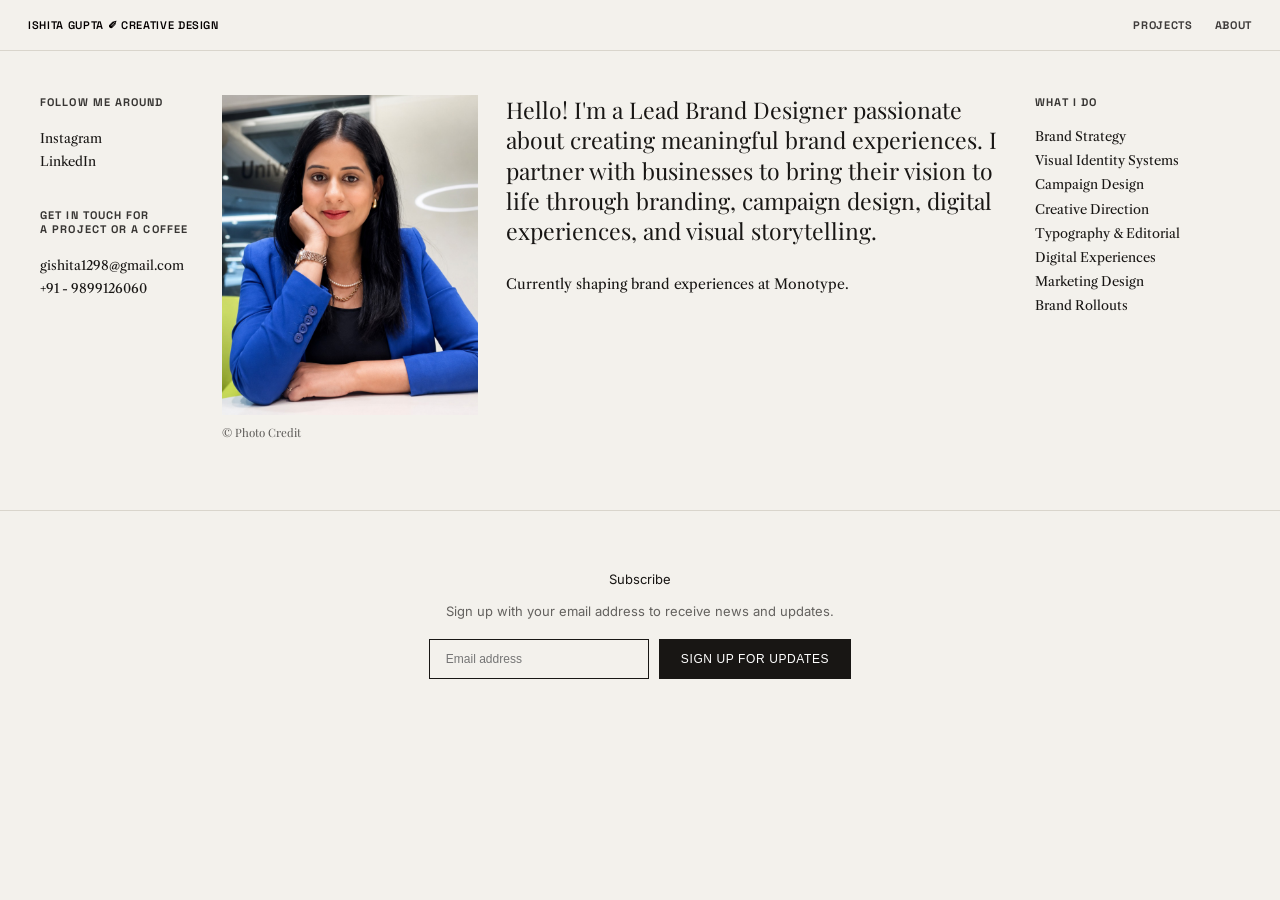
<file: about.html>
<!DOCTYPE html>
<html lang="en">
<head>
<meta charset="UTF-8">
<title>About — Ishita Gupta</title>
<meta name="viewport" content="width=device-width, initial-scale=1.0">
<link rel="stylesheet" href="styles.css">
</head>
<body>

<header>
  <div><a href="index.html">Ishita Gupta ✐ Creative Design</a></div>
  <nav>
    <a href="index.html">Projects</a>
    <a href="about.html">About</a>
  </nav>
</header>

<div class="about-wrap">

  <div class="about-col">
    <div class="about-links">
      <h4>Follow Me Around</h4>
      <a href="https://www.instagram.com/ishiii___12?igsh=MWtsMnpqbXBvY3djaA%3D%3D&utm_source=qr" target="_blank" rel="noopener">Instagram</a>
      <a href="https://www.linkedin.com/in/ishita-gupta-609a67218?utm_source=share_via&utm_content=profile&utm_medium=member_ios" target="_blank" rel="noopener">LinkedIn</a>
    </div>
    <div class="about-links">
      <h4>Get In Touch For<br>A Project Or A Coffee</h4>
      <a href="mailto:gishita1298@gmail.com">gishita1298@gmail.com</a>
      <a href="tel:+919899126060" class="phone-number">+91 - 9899126060</a>
    </div>
  </div>

  <div class="about-photo">
    <img src="assets/about-photo.jpeg" alt="Portrait">
    <div class="photo-credit">© Photo Credit</div>
  </div>

  <div class="about-bio">
    <h1>Hello! I'm a Lead Brand Designer passionate about creating meaningful brand experiences. I partner with businesses to bring their vision to life through branding, campaign design, digital experiences, and visual storytelling.</h1>
    <p class="current">Currently shaping brand experiences at Monotype.</p>
  </div>

  <div class="about-col talks-list">
    <h4>What I Do</h4>
    <div class="item">
      <span class="venue">Brand Strategy</span>
    </div>
    <div class="item">
      <span class="venue">Visual Identity Systems</span>
    </div>
    <div class="item">
      <span class="venue">Campaign Design</span>
    </div>
    <div class="item">
      <span class="venue">Creative Direction</span>
    </div>
    <div class="item">
      <span class="venue">Typography &amp; Editorial</span>
    </div>
    <div class="item">
      <span class="venue">Digital Experiences</span>
    </div>
    <div class="item">
      <span class="venue">Marketing Design</span>
    </div>
    <div class="item">
      <span class="venue">Brand Rollouts</span>
    </div>
  </div>

</div>

<footer>
  <p>Subscribe</p>
  <p style="opacity:0.65; max-width:420px; margin:0 auto 20px;">Sign up with your email address to receive news and updates.</p>
  <div class="subscribe-row">
    <input type="email" placeholder="Email address">
    <button>Sign up for updates</button>
  </div>
</footer>

<script src="script.js"></script>
</body>
</html>
</file>
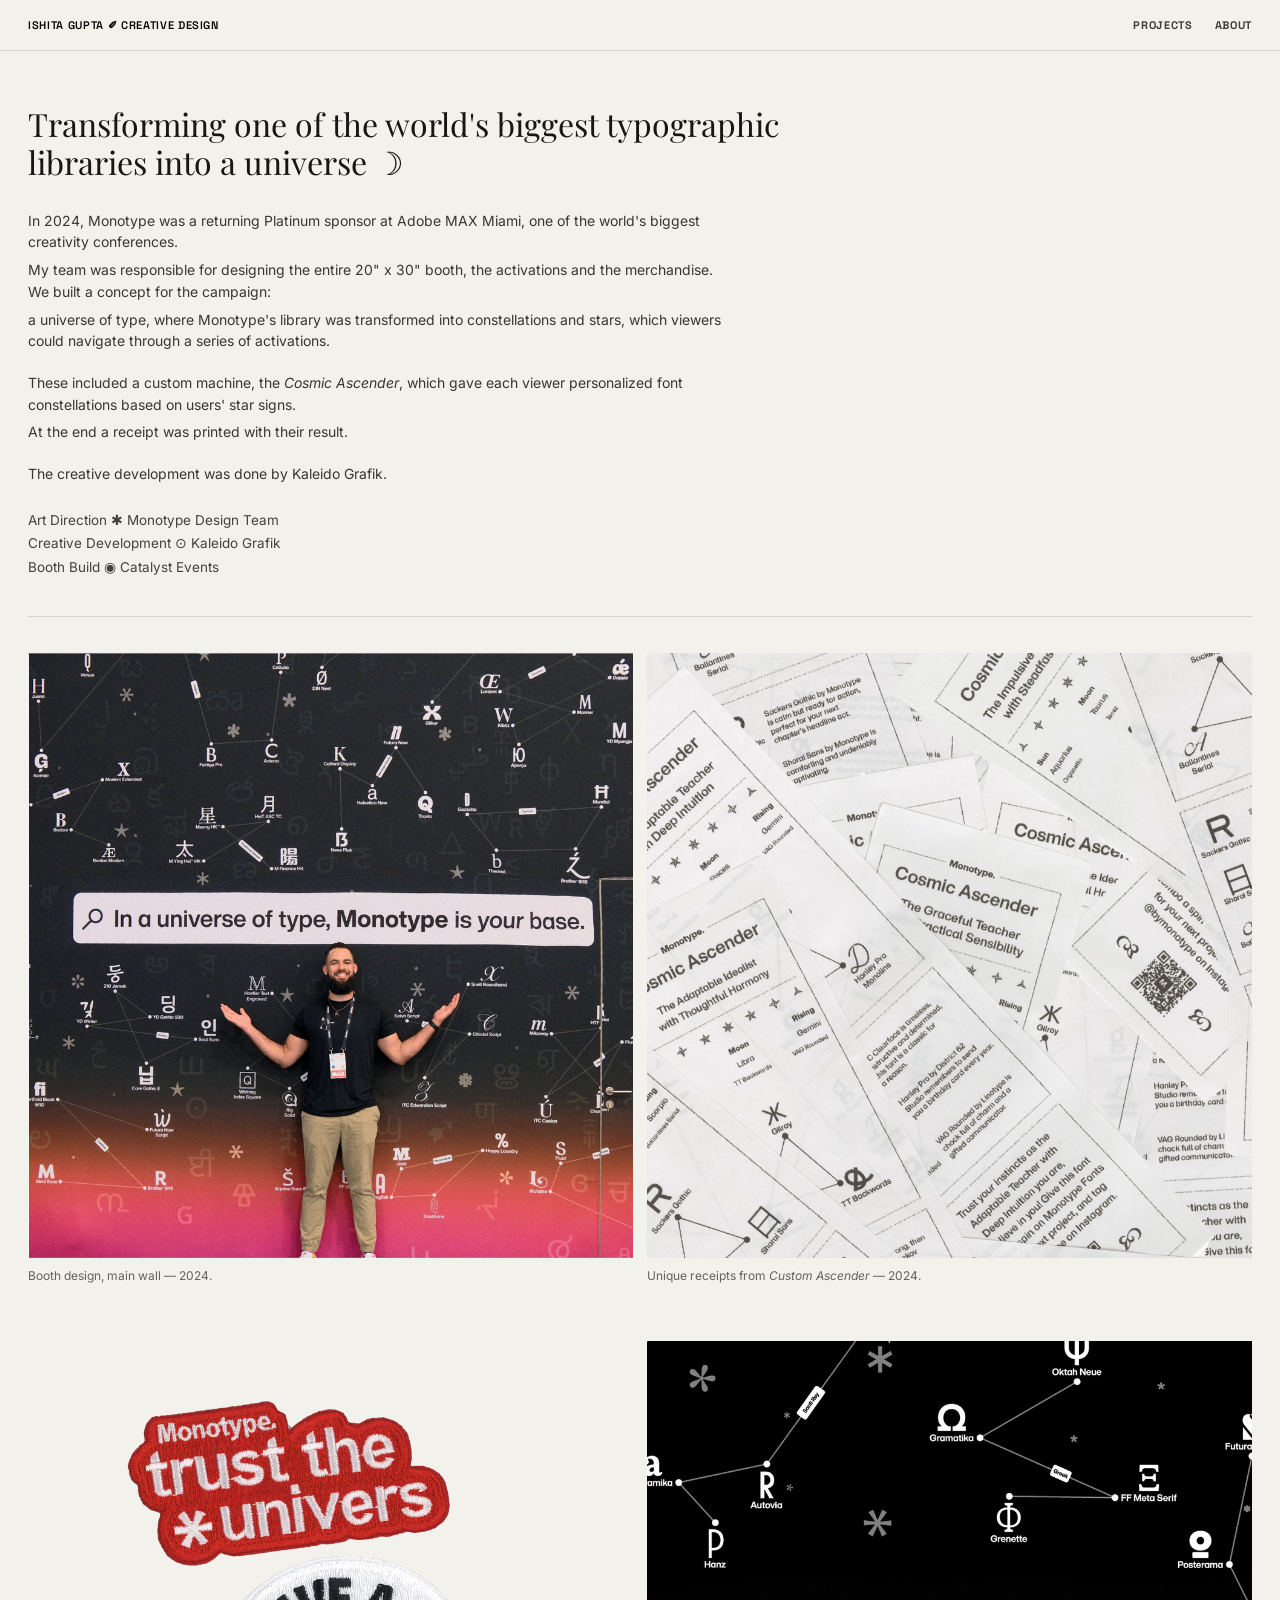
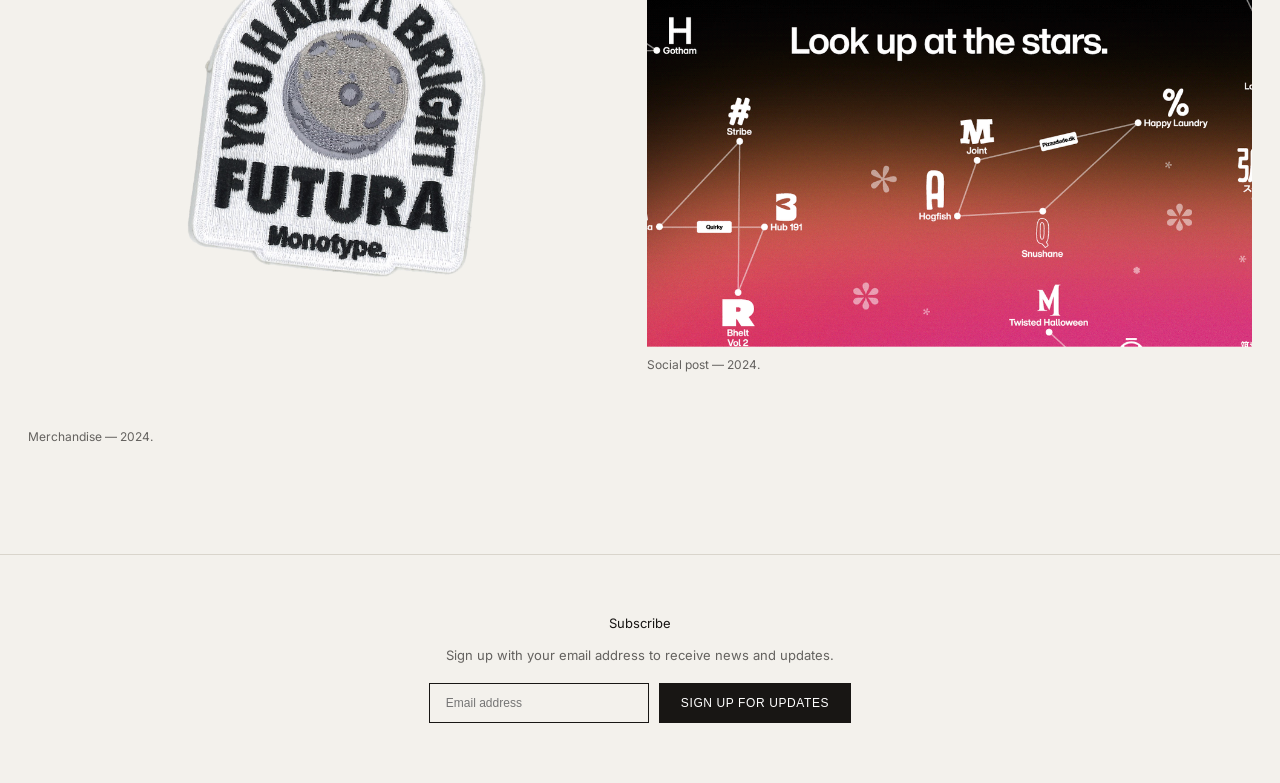
<file: monotype-cosmic-ascender.html>
<!DOCTYPE html>
<html lang="en">
<head>
<meta charset="UTF-8">
<title>Cosmic Ascender — Ishita Gupta</title>
<meta name="viewport" content="width=device-width, initial-scale=1.0">
<link rel="stylesheet" href="styles.css">
<style>
  .project-header{
    max-width:1400px;
    margin:0 auto;
    padding:54px 28px 0;
  }
  .project-header h1, .project-header p, .project-credits{
    max-width:820px;
  }
  .project-header h1{
    font-family:'Playfair Display', serif;
    font-weight:400;
    font-size:32px;
    line-height:1.2;
    margin-bottom:28px;
  }
  .project-header p{
    font-size:14px;
    line-height:1.55;
    margin-bottom:6px;
    max-width:700px;
    opacity:0.85;
  }
  .project-header p.gap-after{
    margin-bottom:20px;
  }
  .project-credits{
    margin-top:24px;
    font-size:13.5px;
    line-height:1.75;
    opacity:0.8;
  }
  .project-credits div{ display:block; }
  .project-divider{
    border:none;
    border-top:1px solid var(--line);
    margin:36px 28px 0;
  }
  .project-wrap{
    max-width:1400px;
    margin:0 auto;
    padding:36px 28px 80px;
  }
  .project-full{
    width:100%;
    display:block;
    object-fit:cover;
    margin-bottom:10px;
  }
  .project-caption{
    font-size:12px;
    line-height:1.4;
    opacity:0.65;
    margin-bottom:28px;
  }
  .project-caption em{ font-style:italic; }

  .project-columns{
    display:flex;
    gap:14px;
    align-items:flex-start;
  }
  .project-columns .col{
    flex:1;
    display:flex;
    flex-direction:column;
  }
  .project-columns .col img{
    width:100%;
    display:block;
    object-fit:cover;
  }
  .project-columns .col.stickers{
    justify-content:flex-start;
  }

  @media (max-width:720px){
    .project-header{ padding:36px 20px 0; }
    .project-header h1{ font-size:24px; margin-bottom:20px; }
    .project-header p{ font-size:13px; }
    .project-wrap{ padding:26px 20px 60px; }
    .project-divider{ margin:26px 20px 0; }
    .project-columns{ flex-direction:column; }
    .project-full{ min-height:200px !important; }
    .project-columns img{ min-height:180px !important; }
  }
  @media (max-width:420px){
    .project-header h1{ font-size:20px; }
    .project-header p{ font-size:12.5px; }
  }
</style>
</head>
<body>

<header>
  <div><a href="index.html">Ishita Gupta ✐ Creative Design</a></div>
  <nav>
    <a href="index.html">Projects</a>
    <a href="about.html">About</a>
  </nav>
</header>

<div class="project-header">
  <h1>Transforming one of the world's biggest typographic libraries into a universe ☽</h1>

  <p>In 2024, Monotype was a returning Platinum sponsor at Adobe MAX Miami, one of the world's biggest creativity conferences.</p>
  <p>My team was responsible for designing the entire 20" x 30" booth, the activations and the merchandise. We built a concept for the campaign:</p>
  <p class="gap-after">a universe of type, where Monotype's library was transformed into constellations and stars, which viewers could navigate through a series of activations.</p>

  <p>These included a custom machine, the <em>Cosmic Ascender</em>, which gave each viewer personalized font constellations based on users' star signs.</p>
  <p class="gap-after">At the end a receipt was printed with their result.</p>

  <p class="gap-after">The creative development was done by Kaleido Grafik.</p>

  <div class="project-credits">
    <div>Art Direction ✱ Monotype Design Team</div>
    <div>Creative Development ⊙ Kaleido Grafik</div>
    <div>Booth Build ◉ Catalyst Events</div>
  </div>
</div>

<hr class="project-divider">

<div class="project-wrap">

  <div class="project-columns" style="margin-bottom:10px;">
    <div class="col">
      <img src="assets/cosmic-booth.webp" alt="" style="background:#141210; min-height:420px;">
    </div>
    <div class="col">
      <img src="assets/cosmic-receipts.webp" alt="" style="background:#efece4; min-height:420px;">
    </div>
  </div>
  <div class="project-columns" style="margin-bottom:28px;">
    <div class="col"><p class="project-caption">Booth design, main wall — 2024.</p></div>
    <div class="col"><p class="project-caption">Unique receipts from <em>Custom Ascender</em> — 2024.</p></div>
  </div>

  <div class="project-columns" style="margin-bottom:10px;">
    <div class="col stickers">
      <img src="assets/sticker-universe.png" alt="" style="width:auto; max-width:100%; height:auto;">
    </div>
    <div class="col">
      <img src="assets/cosmic-social-post.webp" alt="" style="background:#141210; min-height:420px;">
    </div>
  </div>
  <div class="project-columns" style="margin-bottom:28px;">
    <div class="col"></div>
    <div class="col"><p class="project-caption">Social post — 2024.</p></div>
  </div>

  <p class="project-caption">Merchandise — 2024.</p>

</div>

<footer>
  <p>Subscribe</p>
  <p style="opacity:0.65; max-width:420px; margin:0 auto 20px;">Sign up with your email address to receive news and updates.</p>
  <div class="subscribe-row">
    <input type="email" placeholder="Email address">
    <button>Sign up for updates</button>
  </div>
</footer>

<script src="script.js"></script>
</body>
</html>
</file>
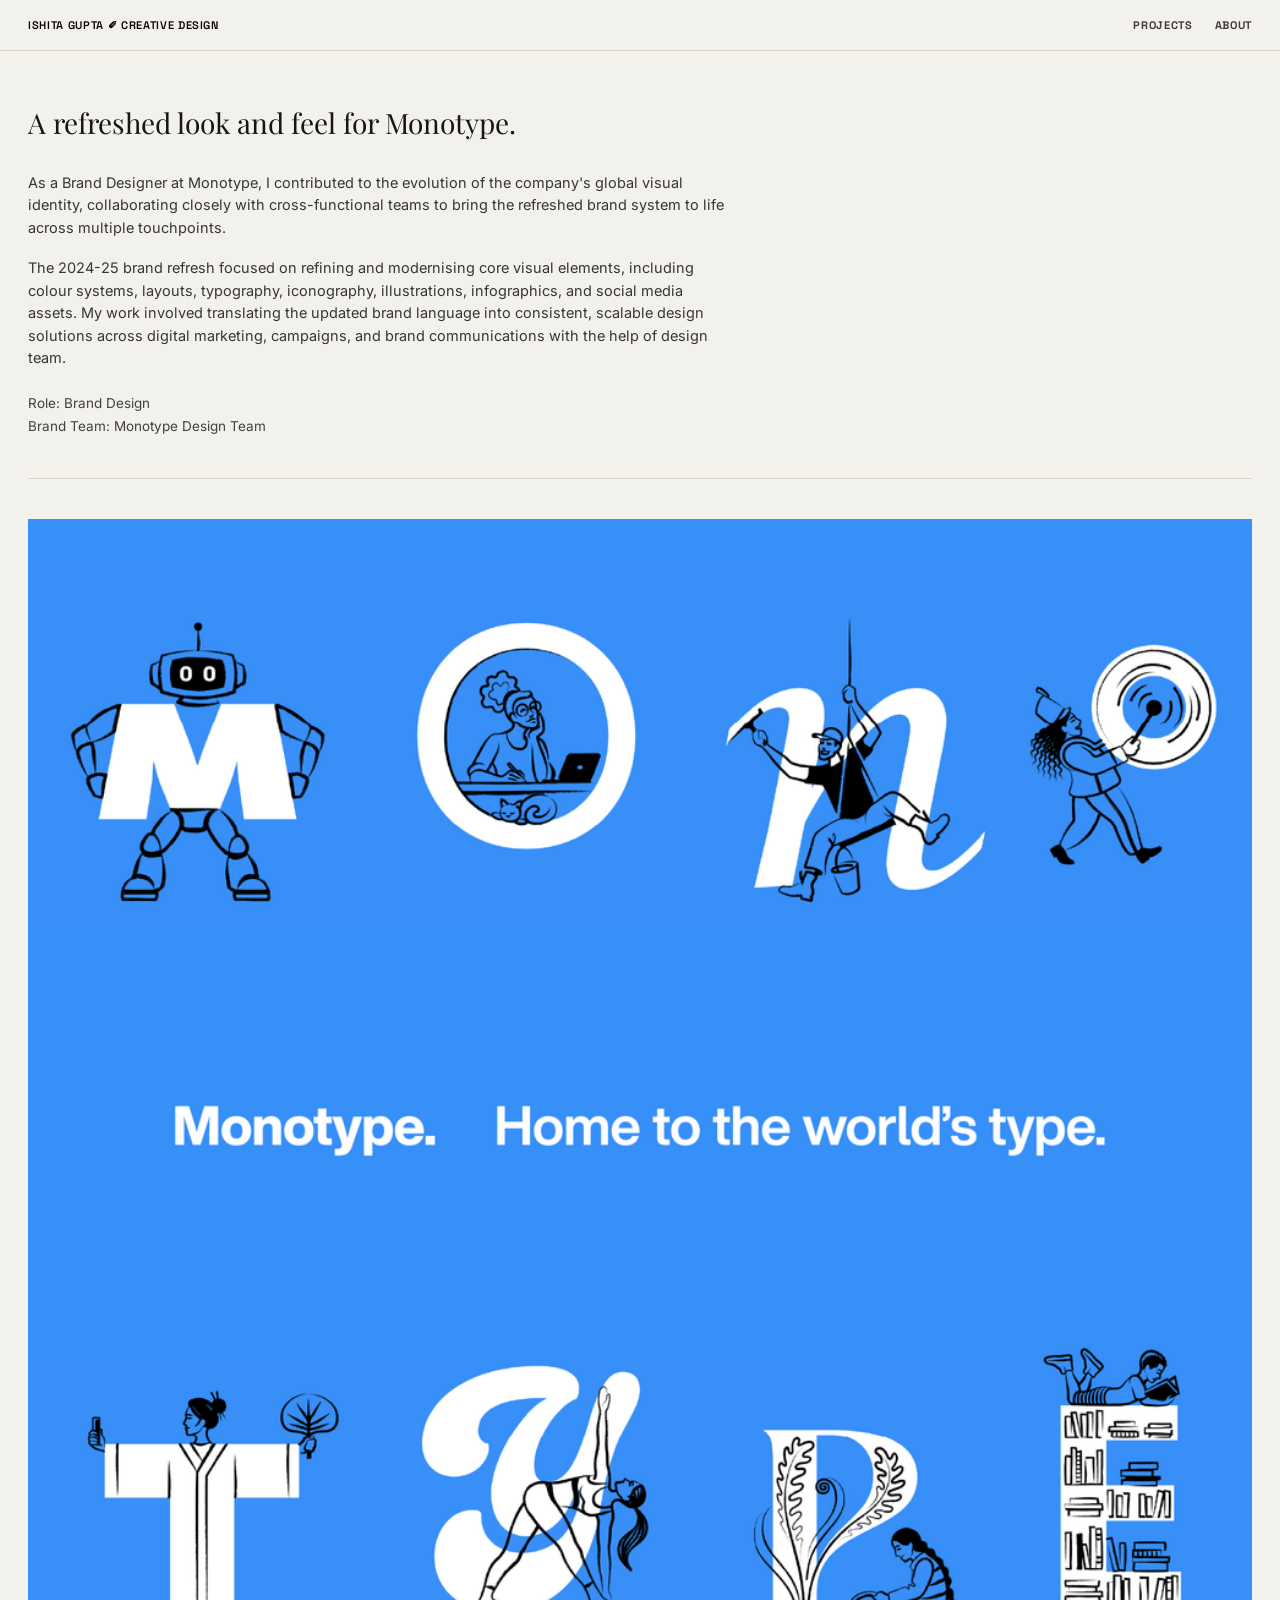
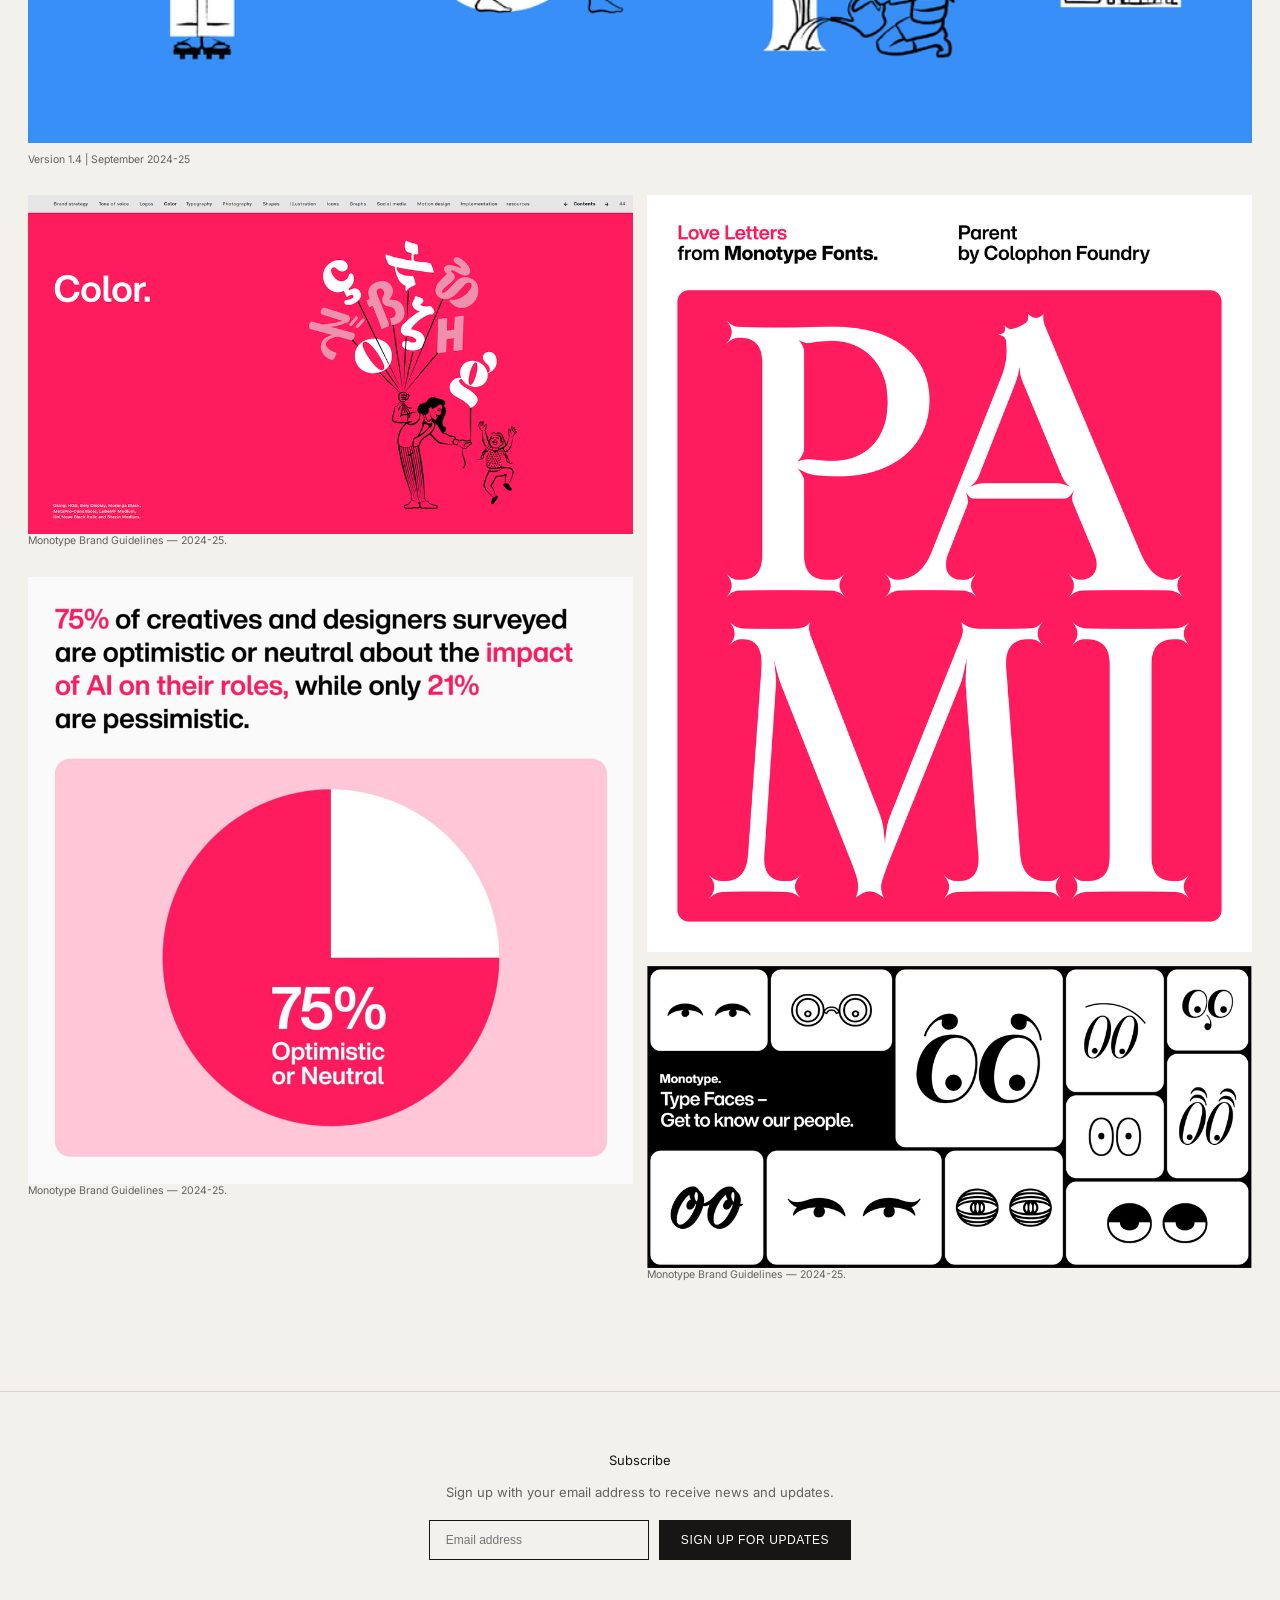
<file: monotype-project.html>
<!DOCTYPE html>
<html lang="en">
<head>
<meta charset="UTF-8">
<title>Monotype Brand — Ishita Gupta</title>
<meta name="viewport" content="width=device-width, initial-scale=1.0">
<link rel="stylesheet" href="styles.css">
<style>
  .project-header{
    max-width:1400px;
    margin:0 auto;
    padding:54px 28px 0;
  }
  .project-header h1, .project-header p, .project-credits{
    max-width:820px;
  }
  .project-header h1{
    font-family:'Playfair Display', serif;
    font-weight:400;
    font-size:28px;
    line-height:1.25;
    margin-bottom:32px;
  }
  .project-header p{
    font-size:14.5px;
    line-height:1.55;
    margin-bottom:18px;
    max-width:700px;
    opacity:0.85;
  }
  .project-credits{
    margin-top:22px;
    font-size:13.5px;
    line-height:1.7;
    opacity:0.8;
  }
  .project-credits div{ display:block; }
  .project-divider{
    border:none;
    border-top:1px solid var(--line);
    margin:40px 28px 0;
  }
  .project-wrap{
    max-width:1400px;
    margin:0 auto;
    padding:40px 28px 80px;
  }
  .project-full{
    width:100%;
    display:block;
    object-fit:cover;
    margin-bottom:10px;
  }
  .project-caption{
    font-size:10.5px;
    line-height:1.4;
    opacity:0.65;
    margin-bottom:28px;
  }

  .project-columns{
    display:flex;
    gap:14px;
    align-items:flex-start;
  }
  .project-columns .col{
    flex:1;
    display:flex;
    flex-direction:column;
  }
  .project-columns .col img{
    width:100%;
    display:block;
    object-fit:cover;
  }

  @media (max-width:720px){
    .project-header{ padding:40px 20px 0; }
    .project-header h1{ font-size:22px; margin-bottom:22px; }
    .project-header p{ font-size:13px; }
    .project-wrap{ padding:30px 20px 60px; }
    .project-divider{ margin:30px 20px 0; }
    .project-columns{ flex-direction:column; }
    .project-full{ min-height:200px !important; }
    .project-columns img{ min-height:180px !important; }
  }
  @media (max-width:420px){
    .project-header h1{ font-size:19px; }
    .project-header p{ font-size:12.5px; }
  }
</style>
</head>
<body>

<header>
  <div><a href="index.html">Ishita Gupta ✐ Creative Design</a></div>
  <nav>
    <a href="index.html">Projects</a>
    <a href="about.html">About</a>
  </nav>
</header>

<div class="project-header">
  <h1>A refreshed look and feel for Monotype.</h1>

  <p>As a Brand Designer at Monotype, I contributed to the evolution of the company's global visual identity, collaborating closely with cross-functional teams to bring the refreshed brand system to life across multiple touchpoints.</p>

  <p>The 2024-25 brand refresh focused on refining and modernising core visual elements, including colour systems, layouts, typography, iconography, illustrations, infographics, and social media assets. My work involved translating the updated brand language into consistent, scalable design solutions across digital marketing, campaigns, and brand communications with the help of design team.</p>

  <div class="project-credits">
    <div>Role: Brand Design</div>
    <div>Brand Team: Monotype Design Team</div>
  </div>
</div>

<hr class="project-divider">

<div class="project-wrap">

  <img class="project-full" src="assets/mono-type.webp" alt="" style="background:#5b8ce0; min-height:420px;">
  <p class="project-caption">Version 1.4 | September 2024-25</p>

  <div class="project-columns">
    <div class="col">
      <img src="assets/monotype-brand-color.webp" alt="" style="background:#ec0868; min-height:260px;">
      <p class="project-caption">Monotype Brand Guidelines — 2024-25.</p>

      <img src="assets/monotype-brand-ai-stat.webp" alt="" style="background:#f4a9c4; min-height:260px;">
      <p class="project-caption">Monotype Brand Guidelines — 2024-25.</p>
    </div>

    <div class="col">
      <img src="assets/monotype-brand-loveletters.webp" alt="" style="background:#fff; min-height:520px;">

      <img src="assets/monotype-brand-eyes.webp" alt="" style="background:#efece4; min-height:260px; margin-top:14px;">
      <p class="project-caption">Monotype Brand Guidelines — 2024-25.</p>
    </div>
  </div>

</div>

<footer>
  <p>Subscribe</p>
  <p style="opacity:0.65; max-width:420px; margin:0 auto 20px;">Sign up with your email address to receive news and updates.</p>
  <div class="subscribe-row">
    <input type="email" placeholder="Email address">
    <button>Sign up for updates</button>
  </div>
</footer>

<script src="script.js"></script>
</body>
</html>
</file>
<file: styles.css>
/* VERSION: about-page-fix-v19 */
@import url('https://fonts.googleapis.com/css2?family=Libre+Caslon+Text:ital,wght@0,400;0,700;1,400&family=Space+Grotesk:wght@300..700&display=swap');
@import url('https://fonts.googleapis.com/css2?family=Inter:wght@400;500;600;700&family=Playfair+Display:ital,wght@0,400;0,700;0,900;1,700&display=swap');

:root{
  --bg:#f3f1ec;
  --ink:#181614;
  --cream:#f3f1ec;
  --line:#d9d5cc;
  --pink:#f2a6c7;
  --hotpink:#ef0e6b;
  --yellow:#f4c300;
  --blue:#3f6fe0;
  --skyblue:#5b8ce0;
  --teal:#0f7a6b;
  --darkred:#4b1414;
  --orange:#e8622a;
  --lilac:#e6d6f2;
  --navy:#141a3c;
}
*{box-sizing:border-box; margin:0; padding:0;}
body{
  background:var(--bg);
  color:var(--ink);
  font-family:'Inter',sans-serif;
  -webkit-font-smoothing:antialiased;
}
a{color:inherit; text-decoration:none;}

header{
  display:flex;
  justify-content:space-between;
  align-items:center;
  padding:18px 28px;
  font-family:'Space Grotesk', sans-serif;
  font-size:11px;
  letter-spacing:0.06em;
  text-transform:uppercase;
  border-bottom:1px solid var(--line);
  position:sticky; top:0; background:var(--bg); z-index:10;
}
header nav{display:flex; gap:22px;}
header nav a{opacity:0.75; color:#040000; text-decoration:none; font-weight:700;}
header nav a:hover{opacity:1;}
header > div:first-child{ font-weight:600; }
header > div:first-child a{ color:#040000; text-decoration:none; }

.intro{
  max-width:1400px;
  margin:0 auto;
  padding:60px 28px 110px;
}
.intro p{
  font-family:'Libre Caslon Text', serif;
  font-size:2.1vw;
  font-weight:400;
  line-height:1.3;
  max-width:700px;
}
.intro .plus{
  display:inline-block;
  margin-left:6px;
}

.wrap{
  max-width:1400px;
  margin:0 auto;
  padding:0 28px 80px;
}

.grid{
  display:grid;
  grid-template-columns:1fr 1fr;
  gap:32px;
  margin-bottom:32px;
}

.col-stack-top{
  display:flex;
  flex-direction:column;
  gap:70px;
}

.col-stack{
  display:flex;
  flex-direction:column;
  gap:0;
}
.grid.cols-3{grid-template-columns:1fr 1fr 1fr;}
.full{grid-column:1 / -1;}

.card{
  position:relative;
  overflow:hidden;
  border-radius:2px;
}
.card img, .card .ph{
  width:100%; height:100%;
  display:block;
  object-fit:cover;
}
.ph{
  display:flex; align-items:center; justify-content:center;
  min-height:220px;
}

.caption{
  font-family:'Libre Caslon Text', serif;
  font-size:12px;
  line-height:1.5;
  margin-top:5px;
  max-width:640px;
  color:#5a564e;
  opacity:1;
}

.wordmark{
  font-family:'Playfair Display', serif;
  font-weight:900;
  letter-spacing:-0.01em;
  display:flex;
  align-items:center;
  gap:8px;
  padding:18px 4px;
}
.wordmark.balboste{
  font-family:'Libre Caslon Text', serif;
  font-weight:700;
  font-size:clamp(64px, 7.5vw, 130px);
  line-height:0.88;
  white-space:nowrap;
}
.wordmark .icons{display:flex; gap:10px; align-items:center; font-family:sans-serif;}

.faubourg-word{
  font-family:'Playfair Display', serif;
  font-style:italic;
  font-weight:700;
  font-size:clamp(56px, 7vw, 100px);
  line-height:1;
  padding:10px 6px 16px;
}

.stat-block{
  background:var(--cream);
  display:flex; flex-direction:column; justify-content:center; align-items:center;
  padding:20px;
  font-family:'Playfair Display', serif;
  font-weight:700;
  font-size:140px;
  line-height:1.1;
  text-align:center;
  height:100%;
}

.mono-type{
  background:var(--skyblue);
  color:#111;
  padding:24px;
  display:flex; flex-direction:column; justify-content:space-between;
  min-height:220px;
}
.mono-type .big{
  font-family:'Playfair Display', serif;
  font-weight:900;
  font-size:46px;
  letter-spacing:2px;
}
.mono-type .sub{font-size:12px; margin-top:8px;}

.vulva{
  font-family:'Playfair Display', serif;
  font-weight:900;
  font-style:italic;
  font-size:clamp(56px, 7vw, 100px);
  line-height:1;
  letter-spacing:-1px;
  padding:10px 4px 16px;
}

.quote-block{
  color:#ece7dc;
  padding:60px 40px;
  font-family:'Playfair Display', serif;
  font-weight:700;
  font-size:34px;
  line-height:1.25;
  text-align:center;
}
.quote-block img.bg-full{
  width:100%;
  height:auto;
  display:block;
}

.quote-block .brand{
  font-size:11px; letter-spacing:0.15em; text-transform:uppercase; margin-bottom:18px; opacity:0.8;
}
.quote-block .cap{
  font-size:10.5px; opacity:0.55; margin-top:20px; font-family:'Inter',sans-serif; font-weight:400;
}

.aligre{
  font-family:'Playfair Display', serif;
  font-weight:700;
  font-size:clamp(48px, 6.5vw, 96px);
  line-height:1;
  padding:10px 4px 16px;
}

.brush-up{
  background:var(--pink);
  display:flex; align-items:center; justify-content:center;
  flex-direction:column;
  min-height:220px;
  text-align:center;
}
.brush-up .top{font-size:10px; letter-spacing:0.1em;}
.brush-up .main{
  font-family:'Playfair Display', serif;
  font-style:italic; font-weight:700;
  color:var(--hotpink);
  font-size:36px;
}

.laptop-ph{
  background:linear-gradient(180deg,#cfd6e0,#9aa6b5);
  min-height:220px;
  display:flex; align-items:center; justify-content:center;
}
.laptop-ph .screen{
  background:#0a0a0a;
  color:var(--hotpink);
  font-family:'Playfair Display', serif;
  font-weight:900;
  font-style:italic;
  font-size:28px;
  padding:14px 30px;
  border-radius:2px;
}

.w-mark{
  display:flex; align-items:center; justify-content:center;
  min-height:220px;
  background:#efece4;
}
.w-mark svg{width:60%; height:auto;}

.acte-block{
  background:var(--yellow);
  position:relative;
  min-height:280px;
  padding:24px;
  overflow:hidden;
}
.acte-block .circle{
  width:120px; height:120px; border-radius:50%;
  background:var(--teal);
  position:absolute; top:20px; left:24px;
}
.acte-block .acte{
  position:absolute; left:20px; top:110px;
  background:var(--orange); color:#fff;
  font-family:'Playfair Display', serif; font-style:italic; font-weight:700;
  font-size:26px; padding:14px 22px;
  transform:rotate(-3deg);
}
.acte-block .fd{
  position:absolute; right:20px; top:20px;
  font-family:'Inter',sans-serif; font-weight:700; font-size:30px; text-align:right; line-height:1.1;
}
.acte-block .num{
  position:absolute; right:30px; bottom:30px;
  background:var(--hotpink); color:#fff;
  font-weight:700; font-size:26px; padding:10px 20px;
  transform:rotate(-2deg);
}
.acte-block .strip{
  position:absolute; bottom:0; right:60px;
  width:80px; height:140px; background:var(--pink);
  transform:rotate(-10deg);
}

.wizzco{
  font-family:'Playfair Display', serif;
  font-weight:900;
  font-size:38px;
  padding:20px 4px;
  display:flex; align-items:center; gap:6px;
}

.orchid{
  background:#1b3a34;
  color:#f4c300;
  min-height:220px;
  padding:20px;
  display:flex; flex-direction:column; justify-content:space-between;
}
.orchid .title{font-family:'Playfair Display', serif; font-style:italic; font-size:26px;}
.orchid .yr{font-size:11px; opacity:0.8;}

.rings-ph{
  background:#c9c4b9;
  min-height:220px;
}

.cake-ph{
  background:var(--darkred);
  min-height:260px;
  display:flex; align-items:center; justify-content:center;
  position:relative;
}
.cake-ph::before{
  content:"❤";
  color:#fff;
  font-size:80px;
  opacity:0.9;
}

.kefiz{
  font-family:'Playfair Display', serif;
  font-style:italic; font-weight:700;
  font-size:44px;
  padding:20px 4px;
}

.taxi-ph{
  background:#c9a800;
  min-height:220px;
}

.boxes-ph{
  background:linear-gradient(135deg,#e08bb0,#c76a95);
  min-height:340px;
  position:relative;
}
.boxes-ph .tag{
  position:absolute; top:20px; left:20px;
  background:#111; color:#fff; font-weight:700; font-size:12px;
  padding:6px 10px;
}

.card-mono{
  background:#efece4;
  min-height:220px;
  display:flex; align-items:center; justify-content:center;
}
.card-mono .txt{font-family:'Playfair Display', serif; font-size:22px; text-align:center; padding:20px;}

.sticker-red{
  background:var(--hotpink);
  color:#fff;
  min-height:220px;
  display:flex; flex-direction:column; align-items:center; justify-content:center;
  text-align:center;
  padding:20px;
}
.sticker-red .brand{font-family:'Playfair Display', serif; font-weight:900; font-size:20px;}
.sticker-red .sub{font-family:'Playfair Display', serif; font-style:italic; font-size:30px; margin-top:6px;}

.futura-badge{
  background:#c9c4b9;
  min-height:220px;
  display:flex; align-items:center; justify-content:center;
}
.futura-badge .badge{
  width:170px; height:170px; border-radius:50%;
  background:var(--hotpink);
  color:#fff;
  display:flex; flex-direction:column; align-items:center; justify-content:center;
  text-align:center;
  font-weight:700; font-size:13px;
  line-height:1.3;
}

.card-lav{
  background:#e6d6f2;
  min-height:220px;
}

.card-teal{
  background:var(--skyblue);
  color:#0a1a3a;
  min-height:220px;
  padding:20px;
  display:flex; flex-direction:column; justify-content:center;
  font-family:'Playfair Display', serif;
  font-weight:700;
  font-size:22px;
}

.noise-pink{
  background:var(--hotpink);
  min-height:260px;
  display:flex; align-items:center; justify-content:center;
  font-family:'Playfair Display', serif; font-weight:900; font-style:italic;
  color:#111; font-size:40px;
}

.cans-ph{
  background:linear-gradient(180deg,#f2c9c9,#e8a5a5);
  min-height:260px;
}

.type-life{
  background:var(--yellow);
  padding:16px;
  display:grid; grid-template-columns:repeat(4,1fr); gap:10px;
}
.type-life .cell{
  background:#111; color:var(--yellow);
  font-weight:700; font-size:11px; text-align:center;
  display:flex; align-items:center; justify-content:center;
  min-height:64px; line-height:1.3; padding:6px;
}
.type-life .cell.alt{background:transparent; color:#111; border:1px solid #111;}

footer{
  text-align:center;
  padding:60px 28px;
  border-top:1px solid var(--line);
}
footer p{font-size:13px; margin-bottom:16px;}
footer .subscribe-row{
  display:flex; justify-content:center; gap:10px; flex-wrap:wrap;
}
footer input{
  border:1px solid var(--ink);
  padding:12px 16px;
  background:transparent;
  font-size:12px;
  min-width:220px;
}
footer button{
  background:var(--ink); color:#fff;
  border:none; padding:12px 22px;
  font-size:12px; letter-spacing:0.05em; text-transform:uppercase;
  cursor:pointer;
}

@media (max-width:900px){
  header{
    flex-direction:column;
    align-items:flex-start;
    gap:0;
    padding:16px 20px;
  }
  header > div:first-child{
    font-size:12.5px;
    margin-bottom:14px;
  }
  header nav{
    display:flex;
    flex-wrap:wrap;
    gap:10px 20px;
    width:100%;
    padding-top:12px;
    border-top:1px solid var(--line);
  }
  header nav a{ font-size:11px; }

  .intro{
    padding:36px 20px 28px;
    max-width:100%;
  }
  .intro p{ font-size:14px; max-width:100%; }

  .wrap{ padding:0 20px 60px; }

  .grid, .grid.cols-3{
    grid-template-columns:1fr;
    gap:12px;
  }

  .wordmark.balboste{ font-size:clamp(46px, 13vw, 90px); white-space:normal; }
  .faubourg-word{ font-size:clamp(38px, 12vw, 70px); }
  .vulva{ font-size:clamp(38px, 12vw, 70px); }

  .stat-block{ font-size:clamp(40px, 14vw, 90px); padding:30px 16px; }

  .mono-type{ min-height:180px; padding:18px; }
  .mono-type .big{ font-size:34px; }

  .acte-block{ min-height:340px; padding:16px; }
  .acte-block .circle{ width:80px; height:80px; }
  .acte-block .acte{ font-size:18px; padding:10px 16px; top:80px; }
  .acte-block .fd{ font-size:20px; }
  .acte-block .num{ font-size:18px; padding:8px 14px; }
  .acte-block .strip{ width:56px; height:100px; right:30px; }

  .quote-block{ padding:36px 20px; font-size:22px; }

  .wizzco{ font-size:28px; }
  .kefiz{ font-size:32px; }
  .aligre{ font-size:clamp(32px, 10vw, 56px); }

  .type-life{ grid-template-columns:repeat(2,1fr); }

  .futura-badge .badge{ width:130px; height:130px; font-size:11px; }

  footer{ padding:40px 20px; }
  footer input{ min-width:0; flex:1 1 100%; }
  footer button{ flex:1 1 100%; }

  .grid img, .grid .card{ min-height:200px !important; }
  .mono-type img{ min-height:180px !important; }
}

@media (max-width:480px){
  .wordmark.balboste{ font-size:clamp(36px, 14vw, 60px); }
  .faubourg-word, .vulva{ font-size:clamp(30px, 13vw, 50px); }
  .stat-block{ font-size:clamp(32px, 15vw, 60px); }
  .quote-block{ font-size:18px; padding:28px 16px; }
}

/* ===== About page ===== */
.about-wrap{
  max-width:1400px;
  margin:0 auto;
  padding:44px 40px 70px;
  display:grid;
  grid-template-columns:clamp(140px,12vw,200px) clamp(220px,20vw,300px) minmax(300px,1fr) clamp(170px,16vw,220px);
  gap:clamp(16px,2.2vw,30px);
}

.about-col h4{
  font-family:'Space Grotesk', sans-serif;
  font-size:11px;
  letter-spacing:0.1em;
  text-transform:uppercase;
  font-weight:700;
  margin-bottom:18px;
  opacity:0.85;
}
.about-col + .about-col{ margin-top:0; }

.about-links{
  margin-bottom:34px;
}
.about-links a,
.about-links p{
  display:block;
  font-family:'Libre Caslon Text', serif;
  font-size:13px;
  line-height:1.8;
  color:var(--ink);
  font-variant-numeric:lining-nums;
}
.about-links a{
  text-decoration:none;
}
.about-links a:hover{
  text-decoration:underline;
}

.about-photo{
  width:100%;
}
.about-photo img{
  width:100%;
  height:auto;
  display:block;
}
.about-photo .photo-credit{
  font-size:11.5px;
  margin-top:10px;
  opacity:0.7;
  font-family:'Playfair Display', serif;
}

.about-bio h1{
  font-family:'Playfair Display', serif;
  font-weight:400;
  font-size:23px;
  line-height:1.32;
  margin-bottom:26px;
  max-width:none;
}
.about-bio h1 .amp{
  font-style:italic;
}
.about-bio .current{
  font-family:'Libre Caslon Text', serif;
  font-size:14px;
  line-height:1.6;
}

.talks-list .item{
  margin-bottom:6px;
}
.talks-list .venue{
  font-family:'Libre Caslon Text', serif;
  font-weight:400;
  font-size:13px;
  line-height:1.4;
  display:block;
}
.talks-list .detail{
  font-family:'Libre Caslon Text', serif;
  font-size:14px;
  line-height:1.4;
  display:block;
}

@media (max-width:1050px){
  .about-wrap{
    grid-template-columns:1fr 1fr;
    gap:40px;
    padding:40px 24px 60px;
  }
  .about-photo{ grid-column:1 / -1; max-width:340px; }
}
@media (max-width:700px){
  .about-wrap{
    grid-template-columns:1fr;
    padding:28px 22px 50px;
    gap:28px;
  }
  .about-photo{ max-width:100%; }
  .about-photo img{ max-width:280px; }
  .about-bio h1{ font-size:24px; margin-bottom:16px; }
  .about-bio .current{ font-size:13px; }
  .about-col h4{ margin-bottom:10px; }
  .about-links{ margin-bottom:26px; }
}
@media (max-width:480px){
  .about-bio h1{ font-size:20px; }
}
</file>
